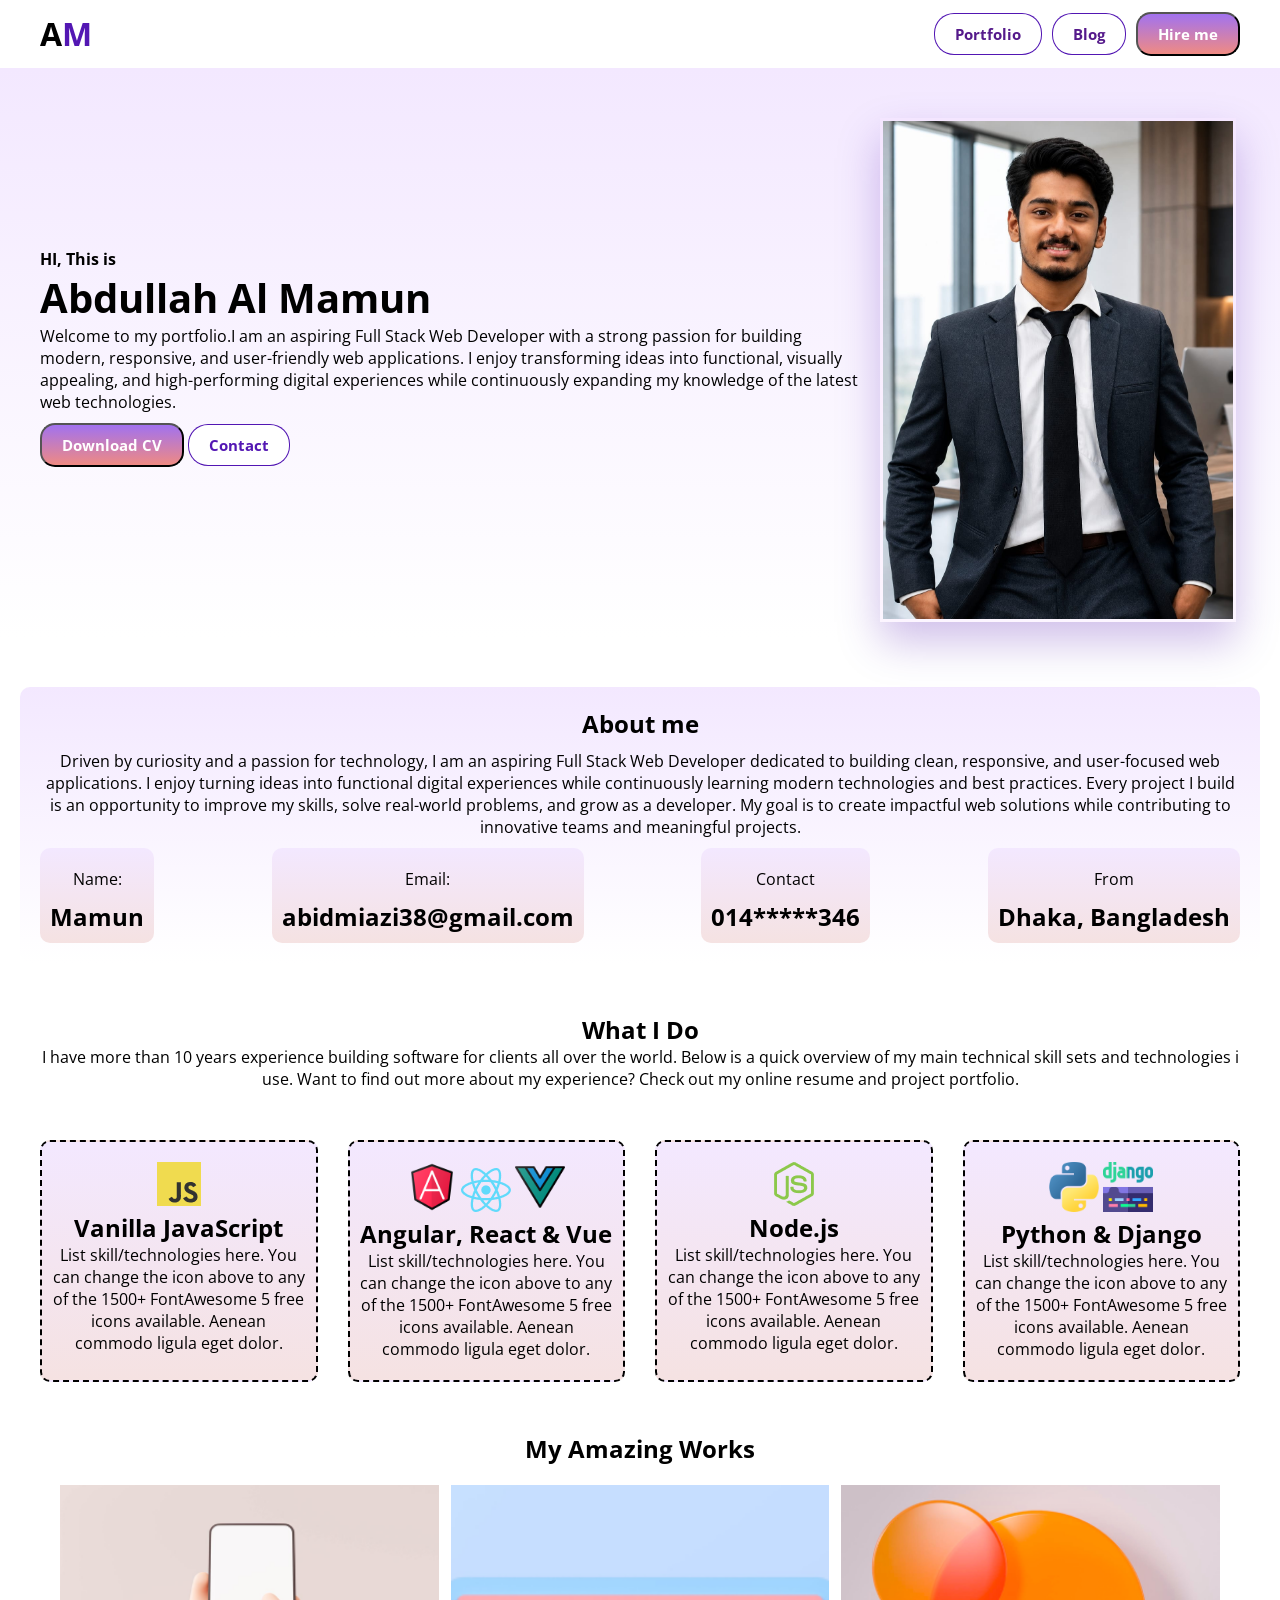
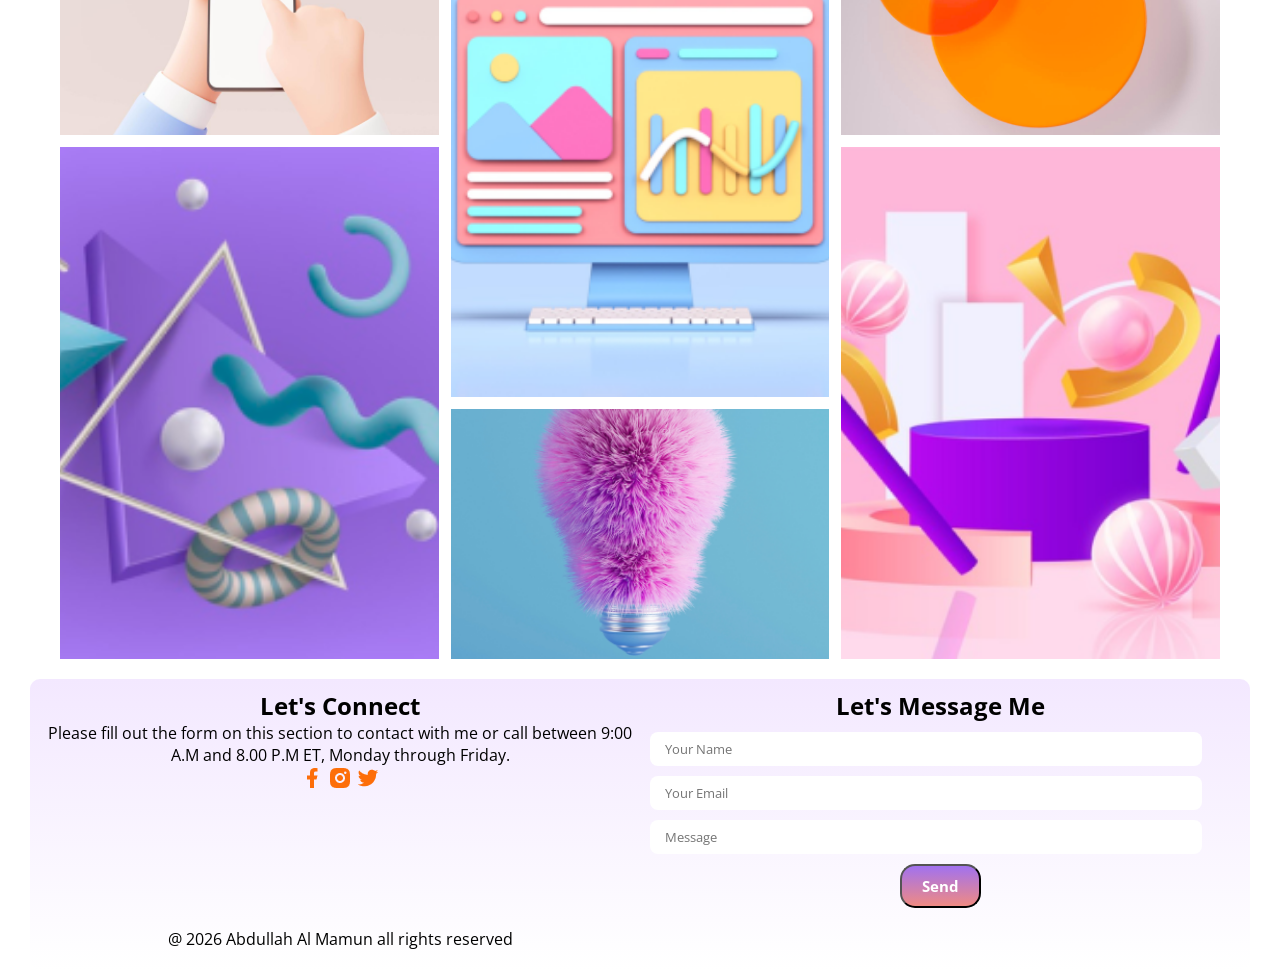
<file: index.html>
<!DOCTYPE html>
<html lang="en">

<head>
    <meta charset="UTF-8">
    <meta name="viewport" content="width=device-width, initial-scale=1.0">
    <title>Portfolio</title>
    <link rel="stylesheet" href="./style.css">
    <link rel="preconnect" href="https://fonts.googleapis.com">
    <link rel="preconnect" href="https://fonts.gstatic.com" crossorigin>
    <link href="https://fonts.googleapis.com/css2?family=Open+Sans:ital,wght@0,300..800;1,300..800&display=swap"
        rel="stylesheet">

</head>

<body>

    <!-- Navbar start -->
    <header>
        <nav class="container">
            <h2 class="logo">A<span class="logo2">M</span></h2>
            <ul>
                <li class="outline-btn"> <a href="">Portfolio</a></li>
                <li class="outline-btn"> <a href="">Blog</a></li>
                <li> <button class="common-btn">Hire me</button></li>
            </ul>
        </nav>
    </header>
    <!-- navbar End -->

    <!-- herosection start -->
    <section class="hero-parent-root">
        <div class="hero-parent container">
            <!-- Hero section Left -->
            <div class="hero-left">
                <h4>HI, This is</h4>
                <h2>Abdullah Al Mamun</h2>
                <p>Welcome to my portfolio.I am an aspiring Full Stack Web Developer with a strong passion for building
                    modern, responsive, and user-friendly web applications. I enjoy transforming ideas into functional,
                    visually appealing, and high-performing digital experiences while continuously expanding my
                    knowledge of the latest web technologies.</p>

                <button class="common-btn">Download CV</button>
                <button class="outline-btn">Contact</button>
                 <!-- <a href="#contact" class="outline-btn">Contact Me</a> -->
            </div>

            <!-- Hero section Right -->
            <div class="hero-right">
                <img src="abid.jpg.jpeg" alt="abid image">
            </div>
        </div>
    </section>
    <!-- hero section end -->

    <!-- about section start -->
    <section class="container about-parent">
        <h2>About me</h2>
        <p>Driven by curiosity and a passion for technology, I am an aspiring Full Stack Web Developer dedicated to
            building clean, responsive, and user-focused web applications. I enjoy turning ideas into functional digital
            experiences while continuously learning modern technologies and best practices. Every project I build is an
            opportunity to improve my skills, solve real-world problems, and grow as a developer. My goal is to create
            impactful web solutions while contributing to innovative teams and meaningful projects.</p>

        <div class="about-box-parent">
            <div class="a-box">
                <p>Name:</p>
                <h2>Mamun</h2>
            </div>
            <div class="a-box">
                <p>Email:</p>
                <h2>abidmiazi38@gmail.com</h2>
            </div>
            <div class="a-box">
                <p>Contact</p>
                <h2>014*****346</h2>
            </div>
            <div class="a-box">
                <p>From</p>
                <h2>Dhaka, Bangladesh</h2>
            </div>
        </div>
    </section>
    <!-- About section end -->

    <!-- what i do section -->
    <section class="container do-parent">
        <h2>What I Do</h2>
        <p>I have more than 10 years experience building software for clients all over the world. Below is a quick
            overview of my main technical skill sets and technologies i use. Want to find out more about my experience?
            Check out my online resume and project portfolio.</p>

        <div class="do-box-parent">
            <div class="box">
                <img src="./js.png" alt="js">
                <h2>Vanilla JavaScript</h2>
                <p>List skill/technologies here. You can change the icon above to any of the 1500+ FontAwesome 5 free
                    icons available. Aenean commodo ligula eget dolor.</p>
            </div>
            <div class="box">
                <img height="50px" src="./programing.jpg" alt="angular">
                <img src="./react.png" alt="react">
                <img height="50px" src="./document.jpg" alt="vue">
                <h2>Angular, React & Vue</h2>
                <p>List skill/technologies here. You can change the icon above to any of the 1500+ FontAwesome 5 free
                    icons available. Aenean commodo ligula eget dolor.</p>
            </div>
            <div class="box">
                <img src="./nodejs.png" alt="njs">
                <h2>Node.js</h2>
                <p>List skill/technologies here. You can change the icon above to any of the 1500+ FontAwesome 5 free
                    icons available. Aenean commodo ligula eget dolor.</p>
            </div>
            <div class="box">
                <img height="50px" src="./python.jpg" alt="p">
                <img height="50px" src="./django.jpg" alt="dj">
                <h2>Python & Django</h2>
                <p>List skill/technologies here. You can change the icon above to any of the 1500+ FontAwesome 5 free
                    icons available. Aenean commodo ligula eget dolor.</p>
            </div>
        </div>
    </section>
    <!-- what i do section end -->

    <!-- my amazing work -->
    <section class="my-amazing-parent container">
        <h2>My Amazing Works</h2>

        <div class="gallery">
            <div class="pic1">
                <img src="./Rectangle 8.png" alt="r8">
            </div>
            <div class="pic2">
                <img src="./Rectangle 9.png" alt="r9">
            </div>
            <div class="pic3">
                <img src="./Rectangle 10.png" alt="r10">
            </div>
            <div class="pic4">
                <img src="./Rectangle 11.png" alt="r11">
            </div>
            <div class="pic5">
                <img src="./Rectangle 12.png" alt="r12">
            </div>
            <div class="pic6">
                <img src="./Rectangle 13.png" alt="r13">
            </div>
        </div>
    </section>
    <!-- my amazing work end -->

    <!-- footer start -->
    <footer class="container">
        <div>
            <h2>Let's Connect</h2>
            <p>Please fill out the form on this section to contact with me or call between 9:00 A.M and 8.00 P.M ET,
                Monday through Friday.</p>
                <div>
                    <img src="./facebook.png" alt="">
                    <img src="./insta.png" alt="">
                    <img src="./twitter.png" alt="">
                </div>
            
        </div>
        <div>
            <h2>Let's Message Me</h2>
            <form>
                <input type="text" placeholder="Your Name">
                <input type="text" placeholder="Your Email">
                <input type="text" placeholder="Message">
                <button class="common-btn">Send</button>
            </form>
        </div>

        <div class="copyright">
          
            <p>@ 2026 Abdullah Al Mamun all rights reserved</p>
        </div>
    </footer>
    <!-- footer end -->

</body>

</html>
</file>
<file: style.css>
/* reset style */
*{
    margin: 0;
    padding: 0;
      font-family: "Open Sans", sans-serif;

}
img{
    max-width: 100%;
}

.common-btn{
    background: linear-gradient(#9a67eeec, #ee8179ec) ;
    padding: 10px 20px;
    border-radius: 15px;
    text-align: center;
    font-weight: bold;
    cursor: pointer;
    color: white;
    font-size: 15px;
    transition: 0.3s;
}
.common-btn:hover{
    transform: translatey(-5px);
}


.outline-btn{
    background-color: #ffffff;
    padding: 10px 20px;
    border-radius: 20px;
    text-align: center;
    font-weight: bold;
    cursor: pointer;
    color: #4504adec;
    font-size: 15px;
    border: 1px solid #4504adec;
    transition: 0.3s;
}
.outline-btn:hover{
    transform: translatey(-5px);
}



.container{
    max-width: 1200px;
    margin: auto;
}

.logo{
    font-weight: bold;
    font-size: 32px;
}

.logo2{
    color: #4504adec;

}



header{
    position: sticky;
    top: 0;
    z-index: 1000;
    background-color: white;

}


nav{
    
    display: flex;
    gap: 10px;
    justify-content:space-between;
    padding: 12px 0;
    
}


ul{
     display: flex;
    gap: 10px;
    justify-content: space-between;
    list-style: none;
    align-items: center;
}

ul li a{
    text-decoration: none;
}

/* hersection style */
.hero-parent-root{
    background: linear-gradient( #f3e8ff, #ffffff);

}

.hero-parent{
    display: flex;
    justify-content: space-between;
    align-items: center;
    
    
}

.hero-left h2 {
    font-weight: bold;
    font-size: 40px;
    
}
.hero-left p{
    text-align:left;
    margin-right: 10px;
    margin-bottom: 10px;
    font-size: medium;
    font-weight: 400;
    
}
.hero-left{
    margin-top: 10px;
}

.hero-right{
    margin-top: 50px;
    margin-bottom: 10px;
    margin-right: 10px;
    cursor: pointer;
    transition: 0.3s;  
}

.hero-right:hover{
    transform: translatey(-5px);
}


.hero-right img{
    border: 3px solid rgba(243, 213, 255, 0.25);
    box-shadow: 0 20px 40px rgba(69,4,173,.25);
}

.about-parent{
    background: linear-gradient( #f3e8ff, #ffffff);
    margin-top: 50px;
    margin-bottom: 50px;
    text-align: center;
    border-radius: 10px;
    padding: 20px;
}

.about-parent p{
    margin: 10px 0;
    font-size: medium;
    font-weight: 400;
}

.about-box-parent{
    display: flex;
    justify-content: space-between;
    gap: 8px;
}
.a-box{
    background: linear-gradient(#f3e8ff, #f5e2e2);
    border-radius: 10PX;
    padding: 10PX;

}

.do-parent{
    margin-top: 50px;
    margin-bottom: 50px;
    text-align: center;
}


.do-box-parent{
    display: flex;
    justify-content: space-between;
    gap: 30px;
    text-align:center;
    margin-top: 50px;
    margin-bottom: 30px;
}



.box{
    background: linear-gradient(#f3e8ff, #f5e2e2);
    border-radius: 10PX;
    padding: 20px 10px;
    border: 2px dashed black;

}


.my-amazing-parent{
    text-align: center;
}

.gallery{
    margin: 20px;
    display: grid;
    gap: 12px;
    grid-template-columns: repeat(3, 1fr);
    grid-auto-rows: 250px;
    grid-template-areas: 
    "one two three"
    "four two six"
    "four five six"

}

.gallery img{
    height: 100%;
    width: 100%;
    object-fit: cover;
    
}

footer{
    text-align: center;
    display: grid;
    grid-template-columns: repeat(2,1fr);
    justify-content: space-between;
    background: linear-gradient( #f3e8ff, #ffffff);
    padding: 10px;
    border-radius: 10px;
    
}
footer form{
    padding: 10px;
}
footer form input{
    outline: none;
    border: none;
    padding: 8px 15px;
    border-radius: 8px;
    display: block;
    width: 90%;
    margin-bottom: 10px;
}

.copyright{
    margin-bottom: 10px;
    margin-top: 10px;
    text-align: center;
}

.pic1{
    grid-area: one;

}

.pic2{
    grid-area: two;

}

.pic3{
    grid-area: three;

}

.pic4{
    grid-area: four;

}

.pic5{
    grid-area: five;

}

.pic6{
    grid-area: six;

}


/* scrollbar */

::-webkit-scrollbar{
    width: 10px;
    height: 10px;
}
::-webkit-scrollbar-track{
    background-color: #f1f1f1;
}

::-webkit-scrollbar-thumb {
    background: #ad84f0;
    border-radius: 10px;
}

::-webkit-scrollbar-thumb:hover{
    background: #6d28d9;
}
</file>
